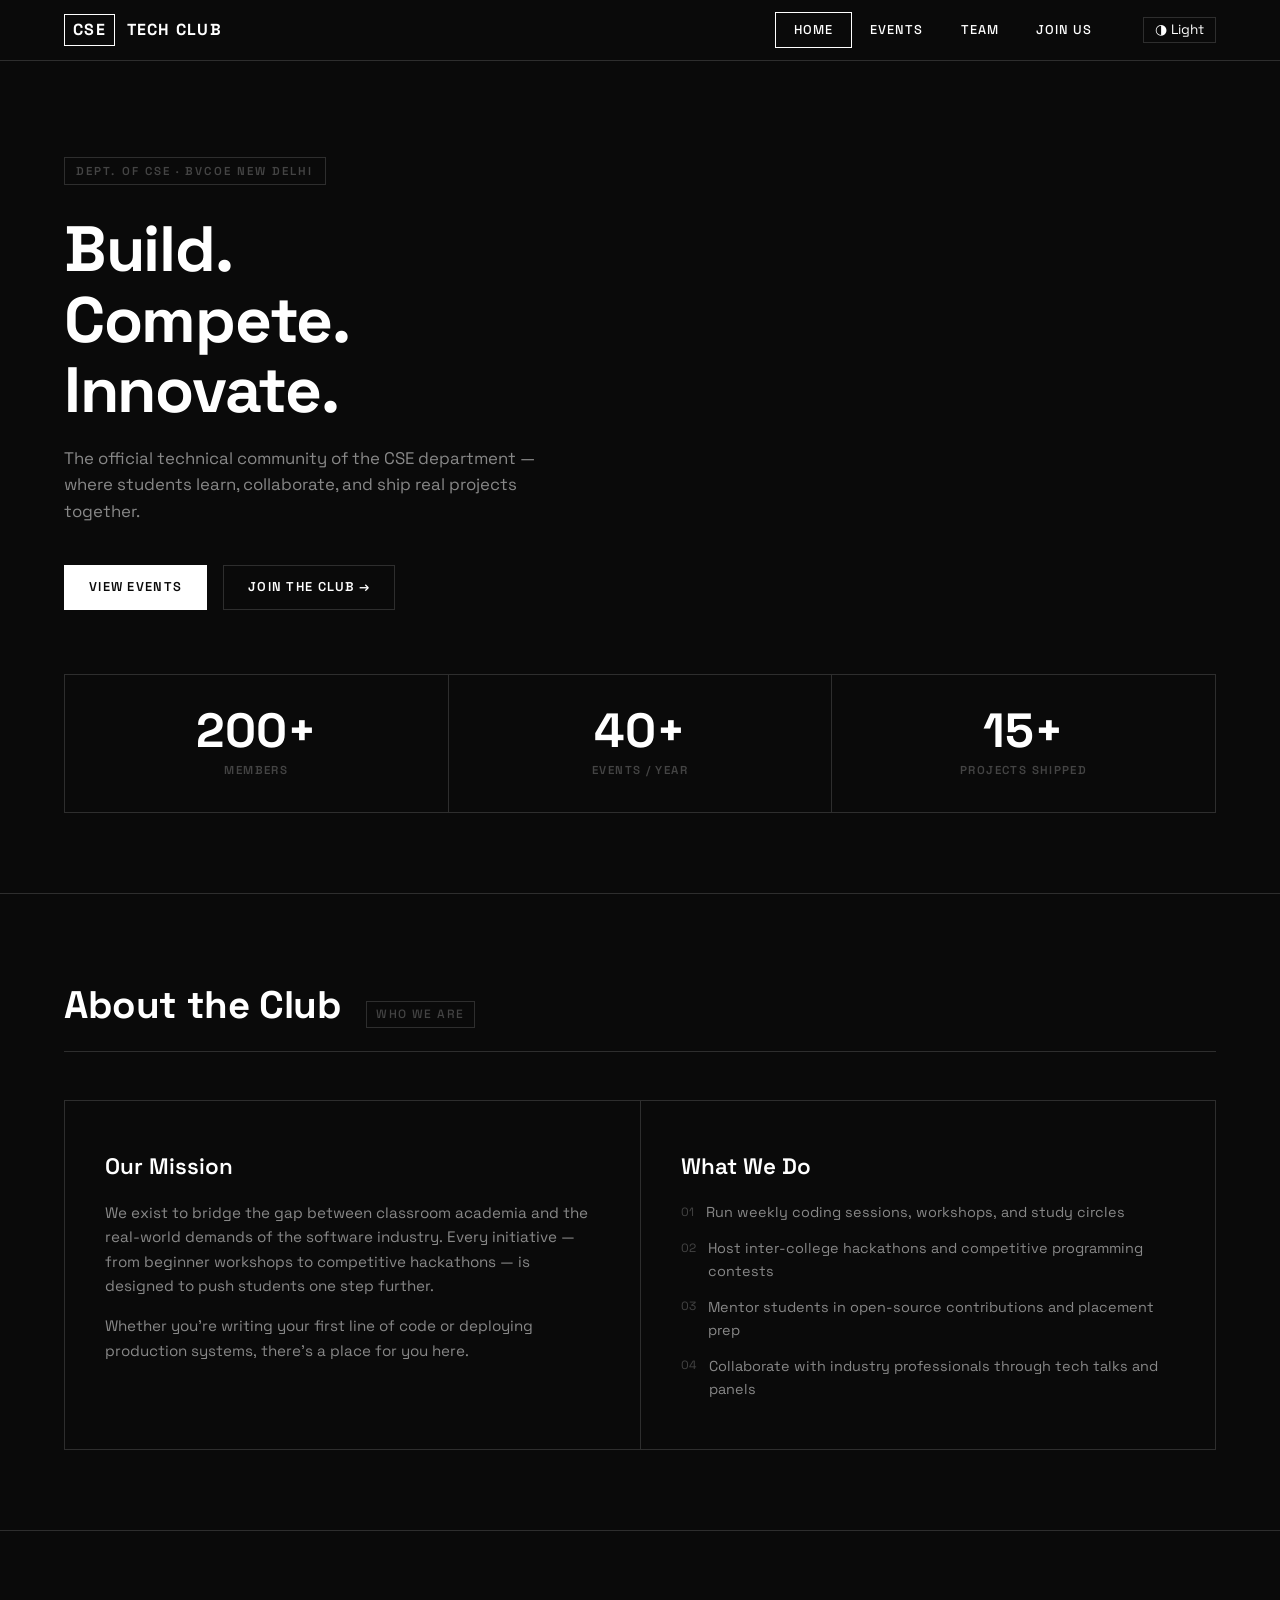
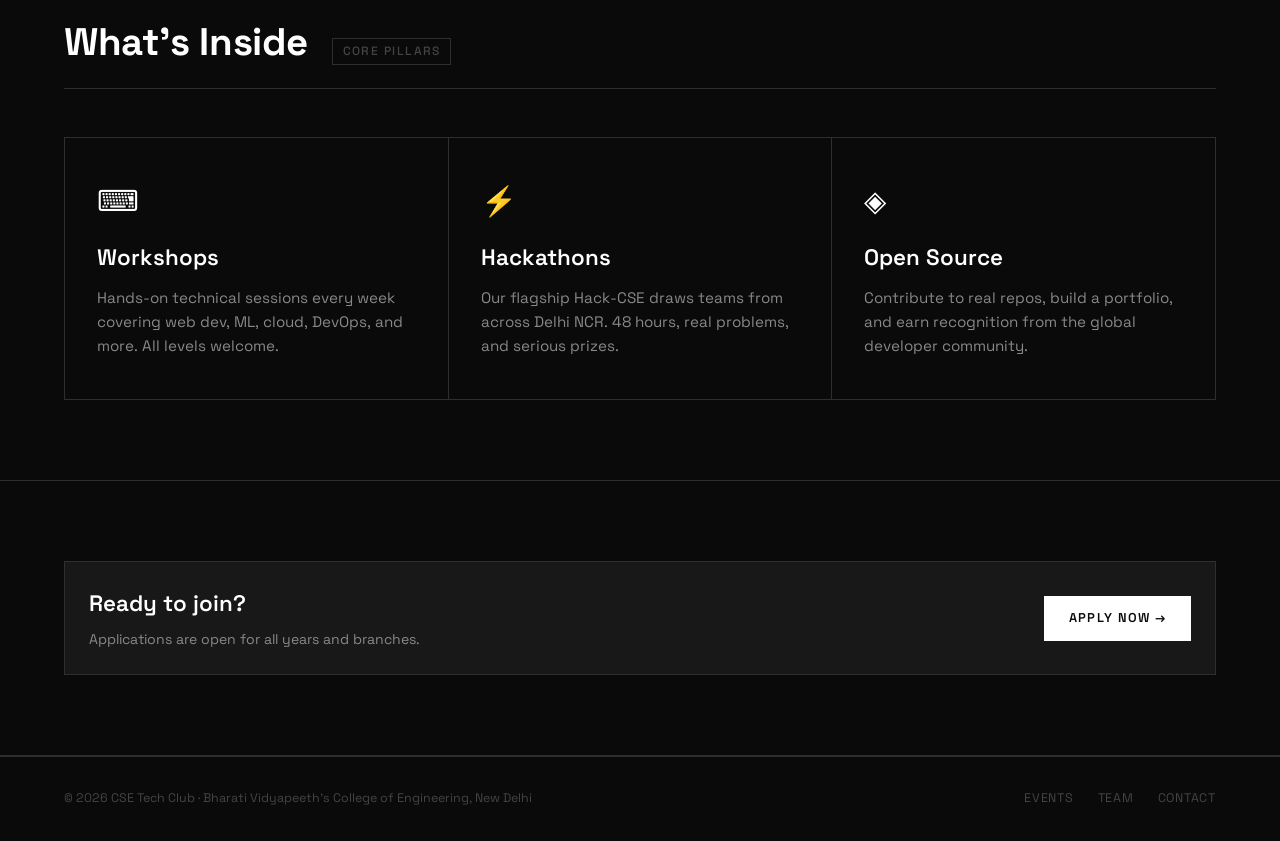
<file: index.html>
<!DOCTYPE html>
<html lang="en">
<head>
  <meta charset="UTF-8" />
  <meta name="viewport" content="width=device-width, initial-scale=1.0" />
  <meta name="description" content="CSE Technical Club Portal — Bharati Vidyapeeth's College of Engineering. Join workshops, hackathons, and open-source projects." />
  <title>CSE Tech Club — Home</title>
  <link rel="stylesheet" href="css/style.css" />
</head>
<body>

  <!-- ── NAVBAR ───────────────────────────────────────── -->
  <header>
    <nav class="navbar" role="navigation" aria-label="Main navigation">
      <div class="container">
        <div class="nav-inner">
          <a href="index.html" class="nav-logo" aria-label="CSE Tech Club home">
            <span>CSE</span> Tech Club
          </a>
          <ul class="nav-links" role="list">
            <li><a href="index.html"   id="nav-home">Home</a></li>
            <li><a href="events.html"  id="nav-events">Events</a></li>
            <li><a href="team.html"    id="nav-team">Team</a></li>
            <li><a href="contact.html" id="nav-contact">Join Us</a></li>
          </ul>
          <button id="theme-toggle" aria-label="Toggle colour theme">◑ Light</button>
          <button class="hamburger" id="hamburger" aria-label="Open menu" aria-expanded="false" aria-controls="nav-drawer">
            <span></span><span></span><span></span>
          </button>
        </div>
      </div>
      <!-- Mobile drawer -->
      <nav class="nav-drawer" id="nav-drawer" aria-label="Mobile navigation">
        <a href="index.html">Home</a>
        <a href="events.html">Events</a>
        <a href="team.html">Team</a>
        <a href="contact.html">Join Us</a>
      </nav>
    </nav>
  </header>

  <main>

    <!-- ── HERO ─────────────────────────────────────────── -->
    <section class="hero" aria-labelledby="hero-heading">
      <div class="container">
        <span class="hero-label">Dept. of CSE · BVCOE New Delhi</span>
        <h1 id="hero-heading">Build.<br />Compete.<br />Innovate.</h1>
        <p class="hero-sub">
          The official technical community of the CSE department — where students
          learn, collaborate, and ship real projects together.
        </p>
        <div class="hero-actions">
          <a href="events.html" class="btn btn-solid" id="cta-events">View Events</a>
          <a href="contact.html" class="btn" id="cta-join">Join the Club →</a>
        </div>

        <!-- Stats -->
        <div class="stats-row" aria-label="Club statistics">
          <div class="stat-item">
            <div class="stat-number">200+</div>
            <div class="stat-label">Members</div>
          </div>
          <div class="stat-item">
            <div class="stat-number">40+</div>
            <div class="stat-label">Events / Year</div>
          </div>
          <div class="stat-item">
            <div class="stat-number">15+</div>
            <div class="stat-label">Projects Shipped</div>
          </div>
        </div>
      </div>
    </section>

    <!-- ── ABOUT ─────────────────────────────────────────── -->
    <section class="section" aria-labelledby="about-heading">
      <div class="container">
        <div class="section-header">
          <h2 id="about-heading">About the Club</h2>
          <span class="section-tag">Who we are</span>
        </div>
        <div class="about-grid reveal">
          <div class="about-cell">
            <h3 style="margin-bottom:1rem;">Our Mission</h3>
            <p style="margin-bottom:1rem;">
              We exist to bridge the gap between classroom academia and the real-world
              demands of the software industry. Every initiative — from beginner
              workshops to competitive hackathons — is designed to push students one
              step further.
            </p>
            <p>
              Whether you're writing your first line of code or deploying production
              systems, there's a place for you here.
            </p>
          </div>
          <div class="about-cell">
            <h3 style="margin-bottom:1rem;">What We Do</h3>
            <ul style="display:flex;flex-direction:column;gap:0.8rem;">
              <li style="display:flex;gap:0.8rem;align-items:flex-start;">
                <span style="color:var(--text-muted);font-size:0.75rem;padding-top:0.1rem;">01</span>
                <span style="font-size:0.9rem;color:var(--text-sec);">Run weekly coding sessions, workshops, and study circles</span>
              </li>
              <li style="display:flex;gap:0.8rem;align-items:flex-start;">
                <span style="color:var(--text-muted);font-size:0.75rem;padding-top:0.1rem;">02</span>
                <span style="font-size:0.9rem;color:var(--text-sec);">Host inter-college hackathons and competitive programming contests</span>
              </li>
              <li style="display:flex;gap:0.8rem;align-items:flex-start;">
                <span style="color:var(--text-muted);font-size:0.75rem;padding-top:0.1rem;">03</span>
                <span style="font-size:0.9rem;color:var(--text-sec);">Mentor students in open-source contributions and placement prep</span>
              </li>
              <li style="display:flex;gap:0.8rem;align-items:flex-start;">
                <span style="color:var(--text-muted);font-size:0.75rem;padding-top:0.1rem;">04</span>
                <span style="font-size:0.9rem;color:var(--text-sec);">Collaborate with industry professionals through tech talks and panels</span>
              </li>
            </ul>
          </div>
        </div>
      </div>
    </section>

    <!-- ── FEATURES ──────────────────────────────────────── -->
    <section class="section" aria-labelledby="features-heading">
      <div class="container">
        <div class="section-header">
          <h2 id="features-heading">What's Inside</h2>
          <span class="section-tag">Core pillars</span>
        </div>
        <div class="features-grid reveal">
          <div class="feature-card">
            <span class="feature-icon" aria-hidden="true">⌨</span>
            <h3>Workshops</h3>
            <p>Hands-on technical sessions every week covering web dev, ML, cloud, DevOps, and more. All levels welcome.</p>
          </div>
          <div class="feature-card">
            <span class="feature-icon" aria-hidden="true">⚡</span>
            <h3>Hackathons</h3>
            <p>Our flagship Hack-CSE draws teams from across Delhi NCR. 48 hours, real problems, and serious prizes.</p>
          </div>
          <div class="feature-card">
            <span class="feature-icon" aria-hidden="true">◈</span>
            <h3>Open Source</h3>
            <p>Contribute to real repos, build a portfolio, and earn recognition from the global developer community.</p>
          </div>
        </div>
      </div>
    </section>

    <!-- ── CTA STRIP ──────────────────────────────────────── -->
    <section class="section" aria-label="Call to action">
      <div class="container">
        <div class="card reveal" style="display:flex;align-items:center;justify-content:space-between;flex-wrap:wrap;gap:1.5rem;">
          <div>
            <h3 style="margin-bottom:0.4rem;">Ready to join?</h3>
            <p style="font-size:0.88rem;">Applications are open for all years and branches.</p>
          </div>
          <a href="contact.html" class="btn btn-solid" id="cta-join-bottom">Apply Now →</a>
        </div>
      </div>
    </section>

  </main>

  <!-- ── FOOTER ─────────────────────────────────────────── -->
  <footer>
    <div class="container">
      <div class="footer-inner">
        <p>© 2026 CSE Tech Club · Bharati Vidyapeeth's College of Engineering, New Delhi</p>
        <nav class="footer-links" aria-label="Footer navigation">
          <a href="events.html">Events</a>
          <a href="team.html">Team</a>
          <a href="contact.html">Contact</a>
        </nav>
      </div>
    </div>
  </footer>

  <div id="toast" role="status" aria-live="polite"></div>
  <script src="js/main.js"></script>
</body>
</html>
</file>
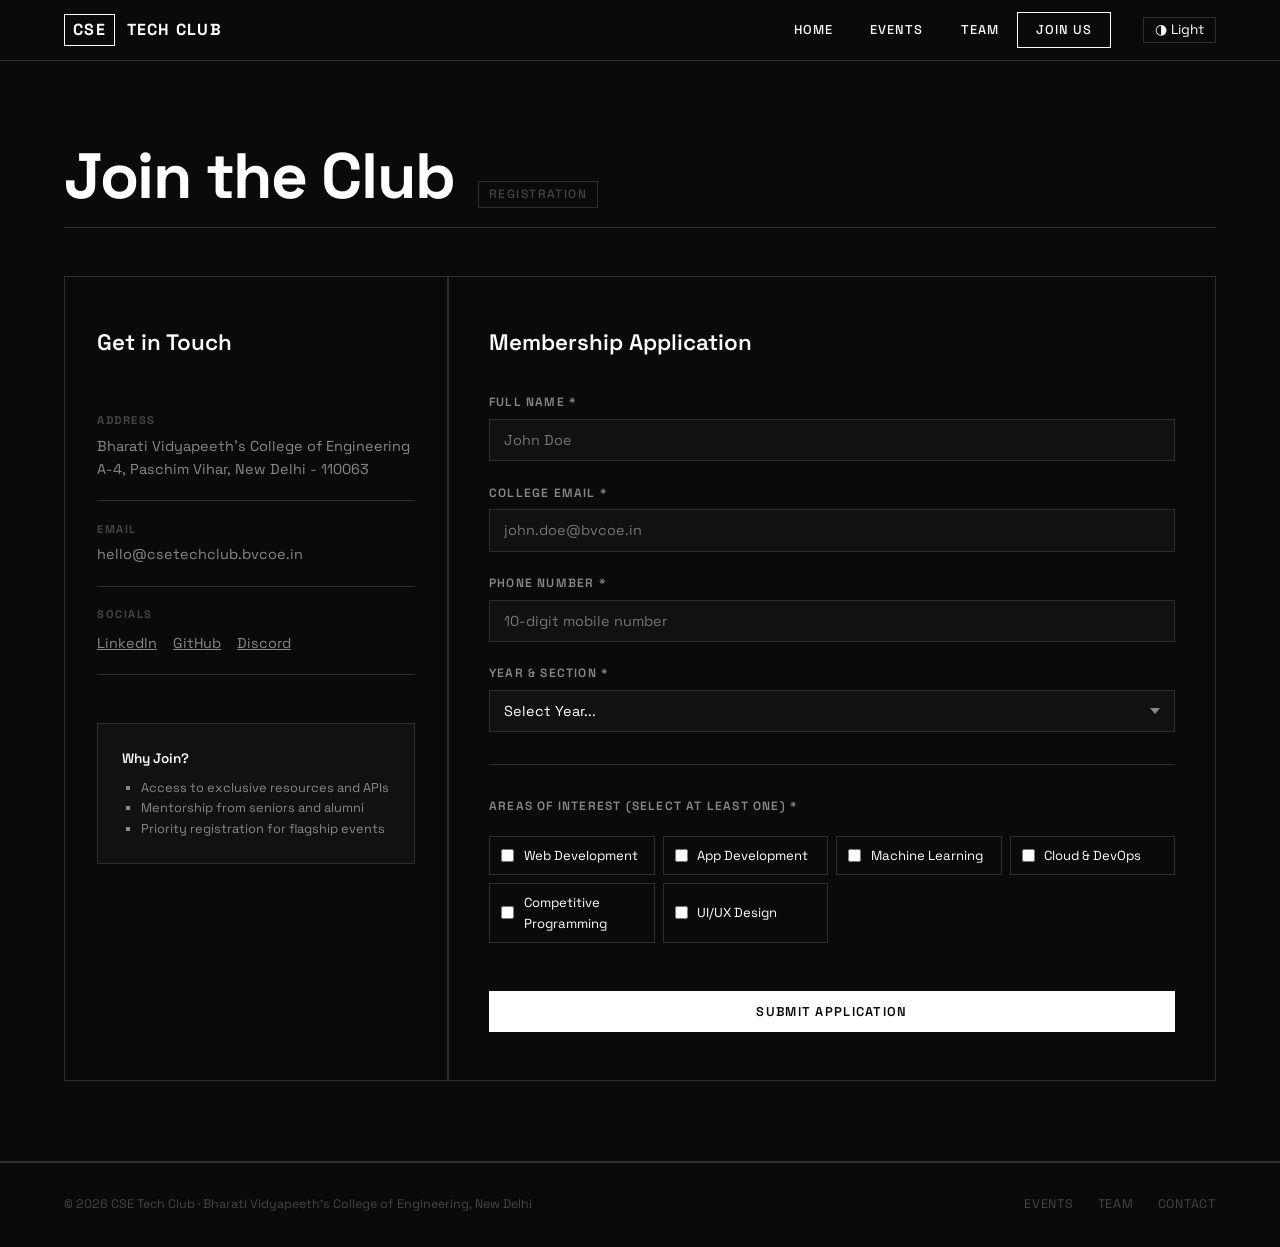
<file: contact.html>
<!DOCTYPE html>
<html lang="en">
<head>
  <meta charset="UTF-8" />
  <meta name="viewport" content="width=device-width, initial-scale=1.0" />
  <meta name="description" content="Contact or Join the CSE Technical Club." />
  <title>Join Us — CSE Tech Club</title>
  <link rel="stylesheet" href="css/style.css" />
</head>
<body>

  <!-- ── NAVBAR ───────────────────────────────────────── -->
  <header>
    <nav class="navbar" role="navigation" aria-label="Main navigation">
      <div class="container">
        <div class="nav-inner">
          <a href="index.html" class="nav-logo" aria-label="CSE Tech Club home">
            <span>CSE</span> Tech Club
          </a>
          <ul class="nav-links" role="list">
            <li><a href="index.html"   id="nav-home">Home</a></li>
            <li><a href="events.html"  id="nav-events">Events</a></li>
            <li><a href="team.html"    id="nav-team">Team</a></li>
            <li><a href="contact.html" id="nav-contact">Join Us</a></li>
          </ul>
          <button id="theme-toggle" aria-label="Toggle colour theme">◑ Light</button>
          <button class="hamburger" id="hamburger" aria-label="Open menu" aria-expanded="false" aria-controls="nav-drawer">
            <span></span><span></span><span></span>
          </button>
        </div>
      </div>
      <!-- Mobile drawer -->
      <nav class="nav-drawer" id="nav-drawer" aria-label="Mobile navigation">
        <a href="index.html">Home</a>
        <a href="events.html">Events</a>
        <a href="team.html">Team</a>
        <a href="contact.html">Join Us</a>
      </nav>
    </nav>
  </header>

  <main>
    <section class="section" aria-labelledby="contact-heading">
      <div class="container">
        <div class="section-header">
          <h1 id="contact-heading">Join the Club</h1>
          <span class="section-tag">Registration</span>
        </div>
        
        <div class="contact-layout reveal">
          
          <!-- Contact Info -->
          <div class="contact-info">
            <h3 style="margin-bottom: 2rem;">Get in Touch</h3>
            
            <div class="info-item">
              <div class="info-label">Address</div>
              <div class="info-value">Bharati Vidyapeeth's College of Engineering<br/>A-4, Paschim Vihar, New Delhi - 110063</div>
            </div>
            
            <div class="info-item">
              <div class="info-label">Email</div>
              <div class="info-value">hello@csetechclub.bvcoe.in</div>
            </div>
            
            <div class="info-item">
              <div class="info-label">Socials</div>
              <div class="info-value" style="display: flex; gap: 1rem; margin-top: 0.5rem;">
                <a href="#" style="text-decoration: underline;">LinkedIn</a>
                <a href="#" style="text-decoration: underline;">GitHub</a>
                <a href="#" style="text-decoration: underline;">Discord</a>
              </div>
            </div>

            <div style="margin-top: 3rem; padding: 1.5rem; border: 1px solid var(--border); background: var(--surface);">
               <h4 style="margin-bottom: 0.5rem; font-size: 0.85rem;">Why Join?</h4>
               <ul style="font-size: 0.8rem; color: var(--text-sec); list-style-type: square; margin-left: 1.2rem;">
                 <li>Access to exclusive resources and APIs</li>
                 <li>Mentorship from seniors and alumni</li>
                 <li>Priority registration for flagship events</li>
               </ul>
            </div>
          </div>

          <!-- Registration Form -->
          <div class="contact-form-wrap">
             <h3 style="margin-bottom: 2rem;">Membership Application</h3>
             <form id="join-form" novalidate>
                
                <!-- Name -->
                <div class="form-group">
                  <label class="form-label" for="full-name">Full Name *</label>
                  <input type="text" id="full-name" class="form-control" placeholder="John Doe" />
                  <span class="error-msg" id="full-name-err"></span>
                </div>

                <!-- Email -->
                <div class="form-group">
                  <label class="form-label" for="email">College Email *</label>
                  <input type="email" id="email" class="form-control" placeholder="john.doe@bvcoe.in" />
                  <span class="error-msg" id="email-err"></span>
                </div>

                <!-- Phone -->
                <div class="form-group">
                  <label class="form-label" for="phone">Phone Number *</label>
                  <input type="tel" id="phone" class="form-control" placeholder="10-digit mobile number" />
                  <span class="error-msg" id="phone-err"></span>
                </div>

                <!-- Year & Section -->
                <div class="form-group">
                  <label class="form-label" for="year-section">Year & Section *</label>
                  <select id="year-section" class="form-control">
                    <option value="">Select Year...</option>
                    <option value="1">1st Year</option>
                    <option value="2">2nd Year</option>
                    <option value="3">3rd Year</option>
                    <option value="4">4th Year</option>
                  </select>
                  <span class="error-msg" id="year-section-err"></span>
                </div>

                <div class="divider"></div>

                <!-- Area of Interest -->
                <div class="form-group">
                  <label class="form-label" style="margin-bottom: 0.8rem;">Areas of Interest (Select at least one) *</label>
                  <div class="checkbox-grid">
                    <label class="checkbox-item">
                      <input type="checkbox" name="interest" value="web" />
                      <span>Web Development</span>
                    </label>
                    <label class="checkbox-item">
                      <input type="checkbox" name="interest" value="app" />
                      <span>App Development</span>
                    </label>
                    <label class="checkbox-item">
                      <input type="checkbox" name="interest" value="ml" />
                      <span>Machine Learning</span>
                    </label>
                    <label class="checkbox-item">
                      <input type="checkbox" name="interest" value="cloud" />
                      <span>Cloud & DevOps</span>
                    </label>
                    <label class="checkbox-item">
                      <input type="checkbox" name="interest" value="cp" />
                      <span>Competitive Programming</span>
                    </label>
                    <label class="checkbox-item">
                      <input type="checkbox" name="interest" value="design" />
                      <span>UI/UX Design</span>
                    </label>
                  </div>
                  <span class="error-msg" id="interest-err" style="margin-top: 0.4rem;"></span>
                </div>

                <div style="margin-top: 3rem;">
                  <button type="submit" class="btn btn-solid" style="width: 100%;">Submit Application</button>
                </div>

             </form>
          </div>

        </div>
      </div>
    </section>
  </main>

  <!-- ── FOOTER ─────────────────────────────────────────── -->
  <footer>
    <div class="container">
      <div class="footer-inner">
        <p>© 2026 CSE Tech Club · Bharati Vidyapeeth's College of Engineering, New Delhi</p>
        <nav class="footer-links" aria-label="Footer navigation">
          <a href="events.html">Events</a>
          <a href="team.html">Team</a>
          <a href="contact.html">Contact</a>
        </nav>
      </div>
    </div>
  </footer>

  <div id="toast" role="status" aria-live="polite"></div>
  <script src="js/main.js"></script>
</body>
</html>
</file>
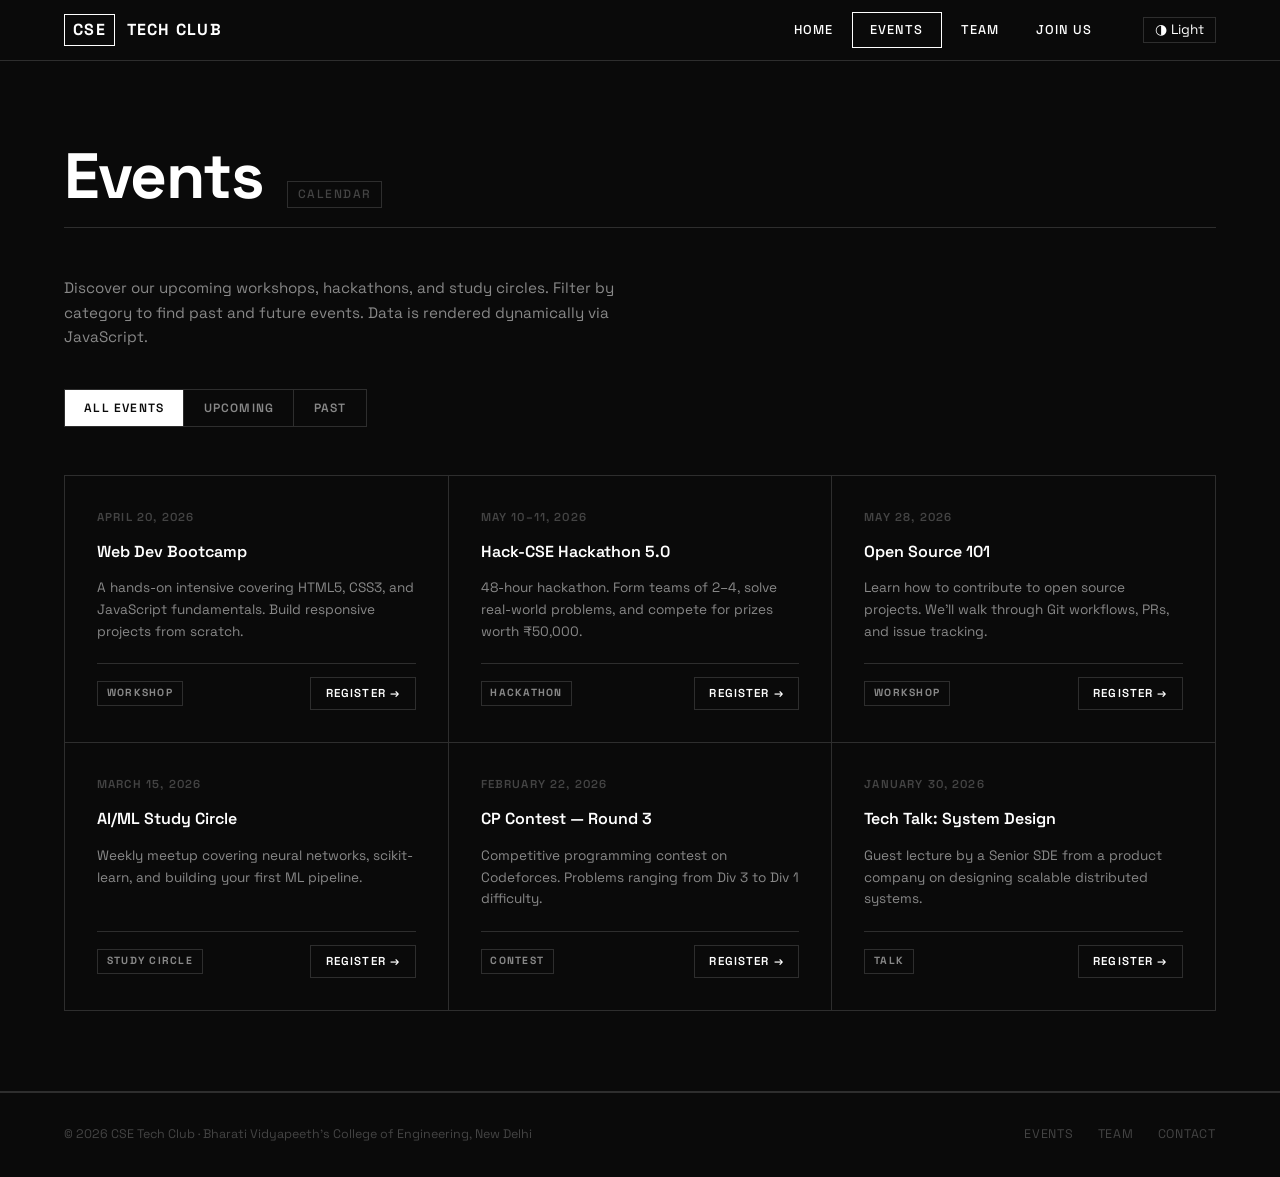
<file: events.html>
<!DOCTYPE html>
<html lang="en">
<head>
  <meta charset="UTF-8" />
  <meta name="viewport" content="width=device-width, initial-scale=1.0" />
  <meta name="description" content="Events and Workshops at the CSE Technical Club." />
  <title>Events — CSE Tech Club</title>
  <link rel="stylesheet" href="css/style.css" />
</head>
<body>

  <!-- ── NAVBAR ───────────────────────────────────────── -->
  <header>
    <nav class="navbar" role="navigation" aria-label="Main navigation">
      <div class="container">
        <div class="nav-inner">
          <a href="index.html" class="nav-logo" aria-label="CSE Tech Club home">
            <span>CSE</span> Tech Club
          </a>
          <ul class="nav-links" role="list">
            <li><a href="index.html"   id="nav-home">Home</a></li>
            <li><a href="events.html"  id="nav-events">Events</a></li>
            <li><a href="team.html"    id="nav-team">Team</a></li>
            <li><a href="contact.html" id="nav-contact">Join Us</a></li>
          </ul>
          <button id="theme-toggle" aria-label="Toggle colour theme">◑ Light</button>
          <button class="hamburger" id="hamburger" aria-label="Open menu" aria-expanded="false" aria-controls="nav-drawer">
            <span></span><span></span><span></span>
          </button>
        </div>
      </div>
      <!-- Mobile drawer -->
      <nav class="nav-drawer" id="nav-drawer" aria-label="Mobile navigation">
        <a href="index.html">Home</a>
        <a href="events.html">Events</a>
        <a href="team.html">Team</a>
        <a href="contact.html">Join Us</a>
      </nav>
    </nav>
  </header>

  <main>
    <section class="section" aria-labelledby="events-heading">
      <div class="container">
        <div class="section-header">
          <h1 id="events-heading">Events</h1>
          <span class="section-tag">Calendar</span>
        </div>
        
        <p style="margin-bottom: 2.5rem; max-width: 600px; color: var(--text-sec);">
          Discover our upcoming workshops, hackathons, and study circles. Filter by category to find past and future events. Data is rendered dynamically via JavaScript.
        </p>

        <!-- Filter Bar -->
        <div class="filter-bar" aria-label="Event calendar filters">
          <button class="filter-btn active" data-filter="all">All Events</button>
          <button class="filter-btn" data-filter="upcoming">Upcoming</button>
          <button class="filter-btn" data-filter="past">Past</button>
        </div>

        <!-- Dynamic Events Grid -->
        <div class="events-grid" id="events-grid" aria-live="polite">
          <!-- Filled by JS -->
        </div>
      </div>
    </section>
  </main>

  <!-- ── FOOTER ─────────────────────────────────────────── -->
  <footer>
    <div class="container">
      <div class="footer-inner">
        <p>© 2026 CSE Tech Club · Bharati Vidyapeeth's College of Engineering, New Delhi</p>
        <nav class="footer-links" aria-label="Footer navigation">
          <a href="events.html">Events</a>
          <a href="team.html">Team</a>
          <a href="contact.html">Contact</a>
        </nav>
      </div>
    </div>
  </footer>

  <div id="toast" role="status" aria-live="polite"></div>
  <script src="js/main.js"></script>
</body>
</html>
</file>
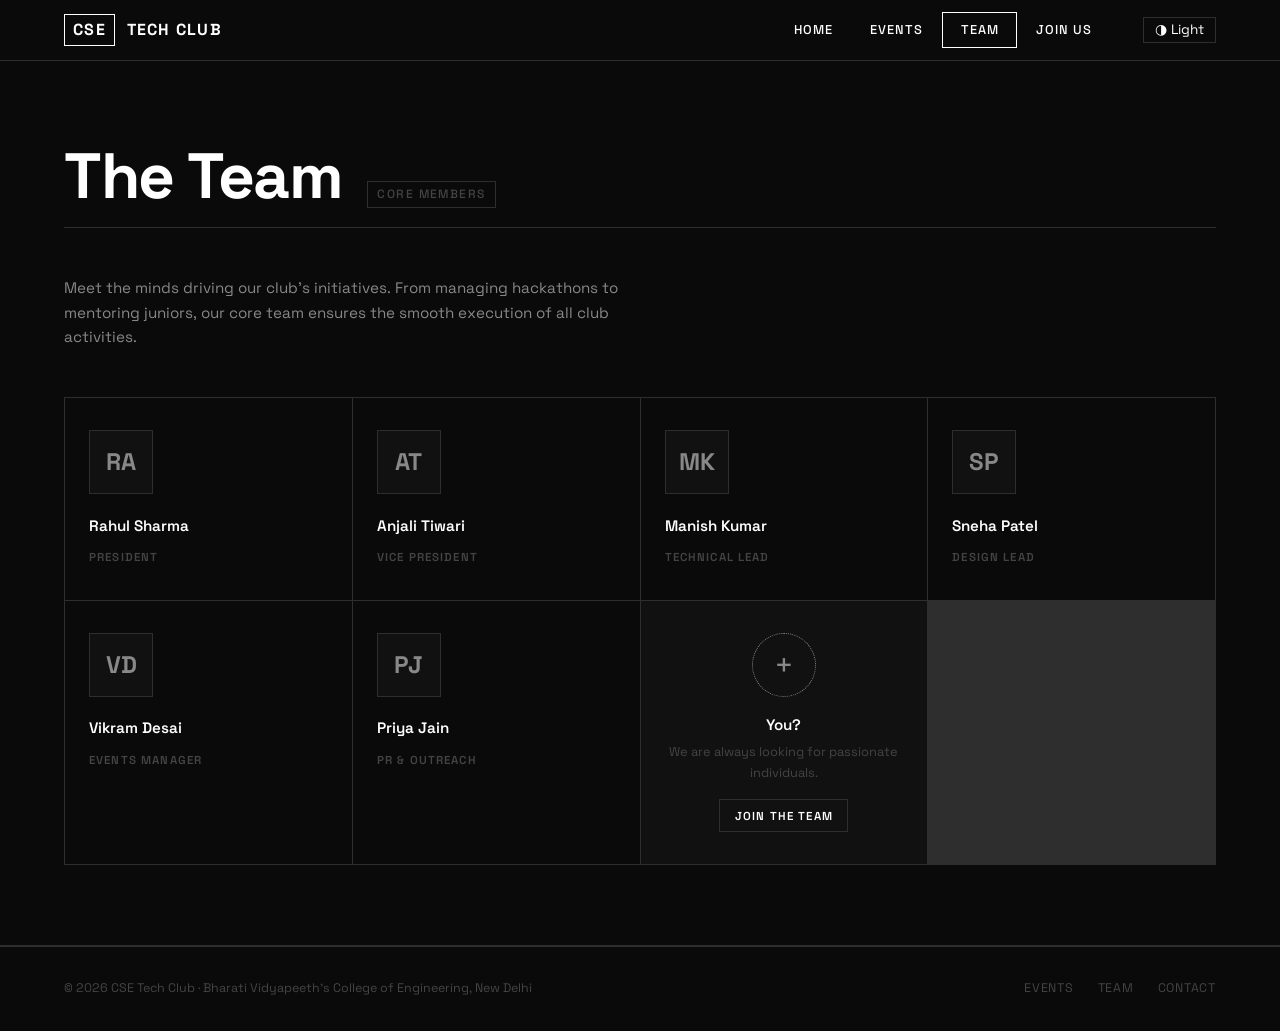
<file: team.html>
<!DOCTYPE html>
<html lang="en">
<head>
  <meta charset="UTF-8" />
  <meta name="viewport" content="width=device-width, initial-scale=1.0" />
  <meta name="description" content="Meet the team behind the CSE Technical Club." />
  <title>Team — CSE Tech Club</title>
  <link rel="stylesheet" href="css/style.css" />
</head>
<body>

  <!-- ── NAVBAR ───────────────────────────────────────── -->
  <header>
    <nav class="navbar" role="navigation" aria-label="Main navigation">
      <div class="container">
        <div class="nav-inner">
          <a href="index.html" class="nav-logo" aria-label="CSE Tech Club home">
            <span>CSE</span> Tech Club
          </a>
          <ul class="nav-links" role="list">
            <li><a href="index.html"   id="nav-home">Home</a></li>
            <li><a href="events.html"  id="nav-events">Events</a></li>
            <li><a href="team.html"    id="nav-team">Team</a></li>
            <li><a href="contact.html" id="nav-contact">Join Us</a></li>
          </ul>
          <button id="theme-toggle" aria-label="Toggle colour theme">◑ Light</button>
          <button class="hamburger" id="hamburger" aria-label="Open menu" aria-expanded="false" aria-controls="nav-drawer">
            <span></span><span></span><span></span>
          </button>
        </div>
      </div>
      <!-- Mobile drawer -->
      <nav class="nav-drawer" id="nav-drawer" aria-label="Mobile navigation">
        <a href="index.html">Home</a>
        <a href="events.html">Events</a>
        <a href="team.html">Team</a>
        <a href="contact.html">Join Us</a>
      </nav>
    </nav>
  </header>

  <main>
    <section class="section" aria-labelledby="team-heading">
      <div class="container">
        <div class="section-header">
          <h1 id="team-heading">The Team</h1>
          <span class="section-tag">Core Members</span>
        </div>
        
        <p style="margin-bottom: 3rem; max-width: 600px; color: var(--text-sec);">
          Meet the minds driving our club's initiatives. From managing hackathons to mentoring juniors, our core team ensures the smooth execution of all club activities.
        </p>

        <!-- Team Grid -->
        <div class="team-grid reveal">
          <!-- Member 1 -->
          <article class="member-card">
            <div class="member-avatar">RA</div>
            <h3 class="member-name">Rahul Sharma</h3>
            <span class="member-role">President</span>
            <div class="member-bio">Final year CSE. Specialized in Full Stack Development and Cloud Architecture. Led Hack-CSE 4.0.</div>
          </article>
          
          <!-- Member 2 -->
          <article class="member-card">
            <div class="member-avatar">AT</div>
            <h3 class="member-name">Anjali Tiwari</h3>
            <span class="member-role">Vice President</span>
            <div class="member-bio">3rd year CSE. AI/ML enthusiast. Published 2 research papers and manages our open source initiatives.</div>
          </article>

          <!-- Member 3 -->
          <article class="member-card">
            <div class="member-avatar">MK</div>
            <h3 class="member-name">Manish Kumar</h3>
            <span class="member-role">Technical Lead</span>
            <div class="member-bio">3rd year. Competitive programmer, Expert on Codeforces. Conducts our weekly DSA study circles.</div>
          </article>

          <!-- Member 4 -->
          <article class="member-card">
            <div class="member-avatar">SP</div>
            <h3 class="member-name">Sneha Patel</h3>
            <span class="member-role">Design Lead</span>
            <div class="member-bio">2nd year UI/UX designer. Creates the visual identity for all our events, portals, and branding material.</div>
          </article>
          
          <!-- Member 5 -->
          <article class="member-card">
            <div class="member-avatar">VD</div>
            <h3 class="member-name">Vikram Desai</h3>
            <span class="member-role">Events Manager</span>
            <div class="member-bio">2nd year. Handles logistics, speaker onboarding, and ensuring all our offline workshops run without a hitch.</div>
          </article>

           <!-- Member 6 -->
          <article class="member-card">
            <div class="member-avatar">PJ</div>
            <h3 class="member-name">Priya Jain</h3>
            <span class="member-role">PR & Outreach</span>
            <div class="member-bio">2nd year. Manages our social media presence, student interactions, and external college communications.</div>
          </article>
          
          <!-- Join Card -->
          <article class="member-card" style="background: var(--surface); display: flex; flex-direction: column; justify-content: center; align-items: center; text-align: center;">
            <div style="font-size: 2rem; margin-bottom: 1rem; color: var(--text-sec); border: 1px dotted var(--text-sec); width: 64px; height: 64px; display: flex; align-items: center; justify-content: center; border-radius: 50%;">+</div>
            <h3 class="member-name">You?</h3>
            <p style="font-size: 0.8rem; color: var(--text-muted); margin-bottom: 1rem;">We are always looking for passionate individuals.</p>
            <a href="contact.html" class="btn btn-sm">Join the Team</a>
          </article>
        </div>
      </div>
    </section>
  </main>

  <!-- ── FOOTER ─────────────────────────────────────────── -->
  <footer>
    <div class="container">
      <div class="footer-inner">
        <p>© 2026 CSE Tech Club · Bharati Vidyapeeth's College of Engineering, New Delhi</p>
        <nav class="footer-links" aria-label="Footer navigation">
          <a href="events.html">Events</a>
          <a href="team.html">Team</a>
          <a href="contact.html">Contact</a>
        </nav>
      </div>
    </div>
  </footer>

  <div id="toast" role="status" aria-live="polite"></div>
  <script src="js/main.js"></script>
</body>
</html>
</file>
<file: css/style.css>
/* ============================================================
   TECHNICAL CLUB PORTAL — style.css
   Monochrome / Brutalist / Editorial Design System
   ============================================================ */

@import url('https://fonts.googleapis.com/css2?family=Space+Grotesk:wght@300;400;500;600;700&display=swap');

/* ── CSS VARIABLES ── */
:root {
  --bg:          #0a0a0a;
  --surface:     #111111;
  --card:        #181818;
  --border:      #2e2e2e;
  --border-hover:#ffffff;
  --text:        #ffffff;
  --text-sec:    #888888;
  --text-muted:  #444444;
  --font:        'Space Grotesk', sans-serif;
  --transition:  0.2s ease;
}

/* Light theme */
body.light {
  --bg:          #f0f0f0;
  --surface:     #e4e4e4;
  --card:        #ffffff;
  --border:      #bbbbbb;
  --border-hover:#000000;
  --text:        #000000;
  --text-sec:    #555555;
  --text-muted:  #aaaaaa;
}

/* ── RESET ── */
*, *::before, *::after {
  box-sizing: border-box;
  margin: 0;
  padding: 0;
}

html { scroll-behavior: smooth; }

body {
  font-family: var(--font);
  background: var(--bg);
  color: var(--text);
  line-height: 1.6;
  transition: background var(--transition), color var(--transition);
  min-height: 100vh;
  display: flex;
  flex-direction: column;
}

img { max-width: 100%; display: block; }
a  { color: inherit; text-decoration: none; }
ul { list-style: none; }
button { font-family: var(--font); cursor: pointer; }

/* ── TYPOGRAPHY ── */
h1 { font-size: clamp(2.4rem, 5vw, 4rem); font-weight: 700; letter-spacing: -0.02em; line-height: 1.1; }
h2 { font-size: clamp(1.6rem, 3vw, 2.4rem); font-weight: 700; letter-spacing: -0.01em; }
h3 { font-size: clamp(1.1rem, 2vw, 1.4rem); font-weight: 600; }
h4 { font-size: 1rem; font-weight: 600; }
p  { color: var(--text-sec); font-size: 0.95rem; }

/* ── LAYOUT ── */
.container {
  width: 100%;
  max-width: 1200px;
  margin: 0 auto;
  padding: 0 1.5rem;
}

main { flex: 1; }

/* ── SECTION WRAPPER ── */
.section {
  padding: 5rem 0;
  border-bottom: 1px solid var(--border);
}

.section-header {
  display: flex;
  align-items: baseline;
  gap: 1.5rem;
  margin-bottom: 3rem;
  padding-bottom: 1rem;
  border-bottom: 1px solid var(--border);
}

.section-header h2 { flex-shrink: 0; }

.section-tag {
  font-size: 0.75rem;
  font-weight: 500;
  color: var(--text-muted);
  letter-spacing: 0.12em;
  text-transform: uppercase;
  border: 1px solid var(--border);
  padding: 0.2rem 0.6rem;
}

/* ── NAVBAR ── */
.navbar {
  position: sticky;
  top: 0;
  z-index: 100;
  background: var(--bg);
  border-bottom: 1px solid var(--border);
  transition: background var(--transition);
}

.nav-inner {
  display: flex;
  align-items: center;
  justify-content: space-between;
  height: 60px;
  gap: 2rem;
}

.nav-logo {
  font-size: 1rem;
  font-weight: 700;
  letter-spacing: 0.08em;
  text-transform: uppercase;
  white-space: nowrap;
}

.nav-logo span {
  display: inline-block;
  border: 1px solid var(--text);
  padding: 0.15rem 0.5rem;
  margin-right: 0.4rem;
}

.nav-links {
  display: flex;
  gap: 0;
  margin-left: auto;
}

.nav-links a {
  display: block;
  font-size: 0.8rem;
  font-weight: 500;
  letter-spacing: 0.08em;
  text-transform: uppercase;
  padding: 0.4rem 1.1rem;
  border: 1px solid transparent;
  transition: border-color var(--transition), color var(--transition);
}

.nav-links a:hover,
.nav-links a.active {
  border-color: var(--border-hover);
}

/* Theme toggle */
#theme-toggle {
  background: none;
  border: 1px solid var(--border);
  color: var(--text);
  padding: 0.3rem 0.7rem;
  font-size: 0.85rem;
  transition: border-color var(--transition), color var(--transition);
  line-height: 1;
}

#theme-toggle:hover { border-color: var(--border-hover); }

/* Hamburger */
.hamburger {
  display: none;
  flex-direction: column;
  gap: 5px;
  background: none;
  border: none;
  padding: 0.5rem;
  cursor: pointer;
}

.hamburger span {
  display: block;
  width: 22px;
  height: 2px;
  background: var(--text);
  transition: transform 0.3s ease, opacity 0.3s ease;
}

.hamburger.open span:nth-child(1) { transform: translateY(7px) rotate(45deg); }
.hamburger.open span:nth-child(2) { opacity: 0; }
.hamburger.open span:nth-child(3) { transform: translateY(-7px) rotate(-45deg); }

/* Mobile nav drawer */
.nav-drawer {
  display: none;
  flex-direction: column;
  border-top: 1px solid var(--border);
  background: var(--bg);
}

.nav-drawer.open { display: flex; }

.nav-drawer a {
  padding: 0.9rem 1.5rem;
  font-size: 0.85rem;
  font-weight: 500;
  letter-spacing: 0.08em;
  text-transform: uppercase;
  border-bottom: 1px solid var(--border);
  transition: background var(--transition);
}

.nav-drawer a:hover { background: var(--surface); }

/* ── BUTTONS ── */
.btn {
  display: inline-block;
  font-family: var(--font);
  font-size: 0.8rem;
  font-weight: 600;
  letter-spacing: 0.1em;
  text-transform: uppercase;
  padding: 0.7rem 1.5rem;
  border: 1px solid var(--border);
  background: transparent;
  color: var(--text);
  cursor: pointer;
  transition: border-color var(--transition), background var(--transition), color var(--transition);
}

.btn:hover {
  border-color: var(--border-hover);
  background: var(--text);
  color: var(--bg);
}

.btn-solid {
  background: var(--text);
  color: var(--bg);
  border-color: var(--text);
}

.btn-solid:hover {
  background: transparent;
  color: var(--text);
  border-color: var(--border-hover);
}

.btn-sm {
  font-size: 0.72rem;
  padding: 0.4rem 0.9rem;
}

/* ── CARDS ── */
.card {
  background: var(--card);
  border: 1px solid var(--border);
  padding: 1.5rem;
  transition: border-color var(--transition);
}

.card:hover { border-color: var(--border-hover); }

/* ── GRID UTILITIES ── */
.grid-2 { display: grid; grid-template-columns: repeat(2, 1fr); gap: 1px; }
.grid-3 { display: grid; grid-template-columns: repeat(3, 1fr); gap: 1px; }
.grid-4 { display: grid; grid-template-columns: repeat(4, 1fr); gap: 1px; }

/* gap: 1px creates brutalist bordered grid look */
.grid-gap {
  background: var(--border);
  gap: 1px;
}

.grid-gap > * { background: var(--bg); }

/* ── FORMS ── */
.form-group {
  display: flex;
  flex-direction: column;
  gap: 0.4rem;
  margin-bottom: 1.4rem;
}

.form-label {
  font-size: 0.75rem;
  font-weight: 600;
  letter-spacing: 0.1em;
  text-transform: uppercase;
  color: var(--text-sec);
}

.form-control {
  background: var(--surface);
  border: 1px solid var(--border);
  color: var(--text);
  font-family: var(--font);
  font-size: 0.9rem;
  padding: 0.7rem 0.9rem;
  outline: none;
  transition: border-color var(--transition);
  width: 100%;
  border-radius: 0;
  appearance: none;
  -webkit-appearance: none;
}

.form-control:focus { border-color: var(--text); }

.form-control.error { border-color: #ff4444; }

.error-msg {
  font-size: 0.75rem;
  color: #ff4444;
  display: none;
}

.error-msg.visible { display: block; }

/* Checkbox group */
.checkbox-grid {
  display: grid;
  grid-template-columns: repeat(auto-fill, minmax(160px, 1fr));
  gap: 0.5rem;
}

.checkbox-item {
  display: flex;
  align-items: center;
  gap: 0.6rem;
  border: 1px solid var(--border);
  padding: 0.5rem 0.7rem;
  cursor: pointer;
  transition: border-color var(--transition);
  font-size: 0.82rem;
}

.checkbox-item:hover { border-color: var(--border-hover); }
.checkbox-item input { accent-color: var(--text); }

/* Select arrow */
select.form-control {
  background-image: url("data:image/svg+xml,%3Csvg xmlns='http://www.w3.org/2000/svg' width='10' height='6'%3E%3Cpath d='M0 0l5 6 5-6z' fill='%23888'/%3E%3C/svg%3E");
  background-repeat: no-repeat;
  background-position: right 0.9rem center;
  padding-right: 2.2rem;
}

/* ── BADGES ── */
.badge {
  display: inline-block;
  font-size: 0.65rem;
  font-weight: 700;
  letter-spacing: 0.12em;
  text-transform: uppercase;
  border: 1px solid var(--border);
  padding: 0.2rem 0.55rem;
  color: var(--text-sec);
}

/* ── DIVIDER ── */
.divider {
  height: 1px;
  background: var(--border);
  margin: 2rem 0;
}

/* ── FOOTER ── */
footer {
  border-top: 1px solid var(--border);
  padding: 2rem 0;
  margin-top: auto;
}

.footer-inner {
  display: flex;
  align-items: center;
  justify-content: space-between;
  flex-wrap: wrap;
  gap: 1rem;
}

.footer-inner p {
  font-size: 0.78rem;
  color: var(--text-muted);
}

.footer-links {
  display: flex;
  gap: 1.5rem;
}

.footer-links a {
  font-size: 0.78rem;
  color: var(--text-muted);
  letter-spacing: 0.06em;
  text-transform: uppercase;
  transition: color var(--transition);
}

.footer-links a:hover { color: var(--text); }

/* ── TOAST ── */
#toast {
  position: fixed;
  bottom: 2rem;
  right: 2rem;
  background: var(--text);
  color: var(--bg);
  font-size: 0.82rem;
  font-weight: 600;
  letter-spacing: 0.06em;
  padding: 0.8rem 1.4rem;
  border: 1px solid var(--text);
  opacity: 0;
  transform: translateY(20px);
  transition: opacity 0.3s ease, transform 0.3s ease;
  pointer-events: none;
  z-index: 999;
}

#toast.show { opacity: 1; transform: translateY(0); }

/* ── SCROLL REVEAL ── */
.reveal {
  opacity: 0;
  transform: translateY(24px);
  transition: opacity 0.5s ease, transform 0.5s ease;
}

.reveal.visible { opacity: 1; transform: translateY(0); }

/* ============================================================
   HOME PAGE
   ============================================================ */

/* Hero */
.hero {
  border-bottom: 1px solid var(--border);
  padding: 6rem 0 5rem;
}

.hero-label {
  display: inline-block;
  font-size: 0.72rem;
  font-weight: 600;
  letter-spacing: 0.18em;
  text-transform: uppercase;
  color: var(--text-muted);
  border: 1px solid var(--border);
  padding: 0.25rem 0.7rem;
  margin-bottom: 1.8rem;
}

.hero h1 { margin-bottom: 1.2rem; }

.hero-sub {
  font-size: 1.05rem;
  color: var(--text-sec);
  max-width: 520px;
  margin-bottom: 2.5rem;
}

.hero-actions { display: flex; gap: 1rem; flex-wrap: wrap; }

/* Stats row */
.stats-row {
  display: grid;
  grid-template-columns: repeat(3, 1fr);
  background: var(--border);
  gap: 1px;
  border: 1px solid var(--border);
  margin-top: 4rem;
}

.stat-item {
  background: var(--bg);
  padding: 2rem 1.5rem;
  text-align: center;
}

.stat-number {
  font-size: clamp(2rem, 4vw, 3rem);
  font-weight: 700;
  line-height: 1;
  margin-bottom: 0.4rem;
}

.stat-label {
  font-size: 0.72rem;
  font-weight: 600;
  letter-spacing: 0.12em;
  text-transform: uppercase;
  color: var(--text-muted);
}

/* About */
.about-grid {
  display: grid;
  grid-template-columns: 1fr 1fr;
  background: var(--border);
  gap: 1px;
  border: 1px solid var(--border);
}

.about-cell {
  background: var(--bg);
  padding: 3rem 2.5rem;
}

/* Features */
.features-grid {
  display: grid;
  grid-template-columns: repeat(3, 1fr);
  background: var(--border);
  gap: 1px;
  border: 1px solid var(--border);
}

.feature-card {
  background: var(--bg);
  padding: 2.5rem 2rem;
  transition: background var(--transition);
}

.feature-card:hover { background: var(--surface); }

.feature-icon {
  font-size: 1.8rem;
  margin-bottom: 1rem;
  display: block;
}

.feature-card h3 { margin-bottom: 0.6rem; }

/* ============================================================
   EVENTS PAGE
   ============================================================ */

.filter-bar {
  display: flex;
  gap: 0;
  margin-bottom: 3rem;
  flex-wrap: wrap;
  border: 1px solid var(--border);
  width: fit-content;
}

.filter-btn {
  background: none;
  border: none;
  border-right: 1px solid var(--border);
  color: var(--text-sec);
  font-family: var(--font);
  font-size: 0.75rem;
  font-weight: 600;
  letter-spacing: 0.1em;
  text-transform: uppercase;
  padding: 0.6rem 1.2rem;
  cursor: pointer;
  transition: background var(--transition), color var(--transition);
}

.filter-btn:last-child { border-right: none; }
.filter-btn:hover, .filter-btn.active {
  background: var(--text);
  color: var(--bg);
}

.events-grid {
  display: grid;
  grid-template-columns: repeat(3, 1fr);
  background: var(--border);
  gap: 1px;
  border: 1px solid var(--border);
}

.event-card {
  background: var(--bg);
  padding: 2rem;
  display: flex;
  flex-direction: column;
  gap: 0.8rem;
  transition: background var(--transition);
}

.event-card:hover { background: var(--surface); }

.event-date {
  font-size: 0.72rem;
  font-weight: 600;
  letter-spacing: 0.1em;
  text-transform: uppercase;
  color: var(--text-muted);
}

.event-card h3 { font-size: 1rem; }
.event-card p { font-size: 0.85rem; flex: 1; }

.event-footer {
  display: flex;
  align-items: center;
  justify-content: space-between;
  margin-top: 0.5rem;
  padding-top: 0.8rem;
  border-top: 1px solid var(--border);
}

/* ============================================================
   TEAM PAGE
   ============================================================ */

.team-grid {
  display: grid;
  grid-template-columns: repeat(4, 1fr);
  background: var(--border);
  gap: 1px;
  border: 1px solid var(--border);
}

.member-card {
  background: var(--bg);
  padding: 2rem 1.5rem;
  position: relative;
  overflow: hidden;
  transition: background var(--transition);
}

.member-card:hover { background: var(--surface); }
.member-card:hover .member-bio { opacity: 1; transform: translateY(0); }
.member-card:hover .member-role { opacity: 0; }

.member-avatar {
  width: 64px;
  height: 64px;
  border: 1px solid var(--border);
  display: flex;
  align-items: center;
  justify-content: center;
  font-size: 1.5rem;
  margin-bottom: 1.2rem;
  background: var(--surface);
  font-weight: 700;
  color: var(--text-sec);
}

.member-name { font-size: 0.95rem; margin-bottom: 0.3rem; }

.member-role {
  font-size: 0.72rem;
  font-weight: 600;
  letter-spacing: 0.1em;
  text-transform: uppercase;
  color: var(--text-muted);
  transition: opacity var(--transition);
}

.member-bio {
  position: absolute;
  bottom: 1.5rem;
  left: 1.5rem;
  right: 1.5rem;
  font-size: 0.82rem;
  color: var(--text-sec);
  opacity: 0;
  transform: translateY(8px);
  transition: opacity 0.25s ease, transform 0.25s ease;
}

/* ============================================================
   CONTACT PAGE
   ============================================================ */

.contact-layout {
  display: grid;
  grid-template-columns: 1fr 2fr;
  background: var(--border);
  gap: 1px;
  border: 1px solid var(--border);
}

.contact-info {
  background: var(--bg);
  padding: 3rem 2rem;
  border-right: 1px solid var(--border);
}

.contact-form-wrap {
  background: var(--bg);
  padding: 3rem 2.5rem;
}

.info-item {
  padding: 1.2rem 0;
  border-bottom: 1px solid var(--border);
}

.info-item:last-child { border-bottom: none; }

.info-label {
  font-size: 0.7rem;
  font-weight: 700;
  letter-spacing: 0.14em;
  text-transform: uppercase;
  color: var(--text-muted);
  margin-bottom: 0.3rem;
}

.info-value {
  font-size: 0.9rem;
  color: var(--text-sec);
}

/* ============================================================
   RESPONSIVE BREAKPOINTS
   ============================================================ */

@media (max-width: 1024px) {
  .grid-4, .team-grid { grid-template-columns: repeat(2, 1fr); }
  .features-grid, .events-grid { grid-template-columns: repeat(2, 1fr); }
  .contact-layout { grid-template-columns: 1fr; }
  .contact-info { border-right: none; border-bottom: 1px solid var(--border); }
}

@media (max-width: 600px) {
  .nav-links { display: none; }
  #theme-toggle { display: none; }
  .hamburger { display: flex; }

  .about-grid,
  .features-grid,
  .events-grid,
  .team-grid,
  .stats-row { grid-template-columns: 1fr; }

  .grid-2 { grid-template-columns: 1fr; }

  .hero { padding: 3.5rem 0 3rem; }

  .section { padding: 3rem 0; }

  .contact-form-wrap { padding: 2rem 1.5rem; }
  .contact-info { padding: 2rem 1.5rem; }
}
</file>
